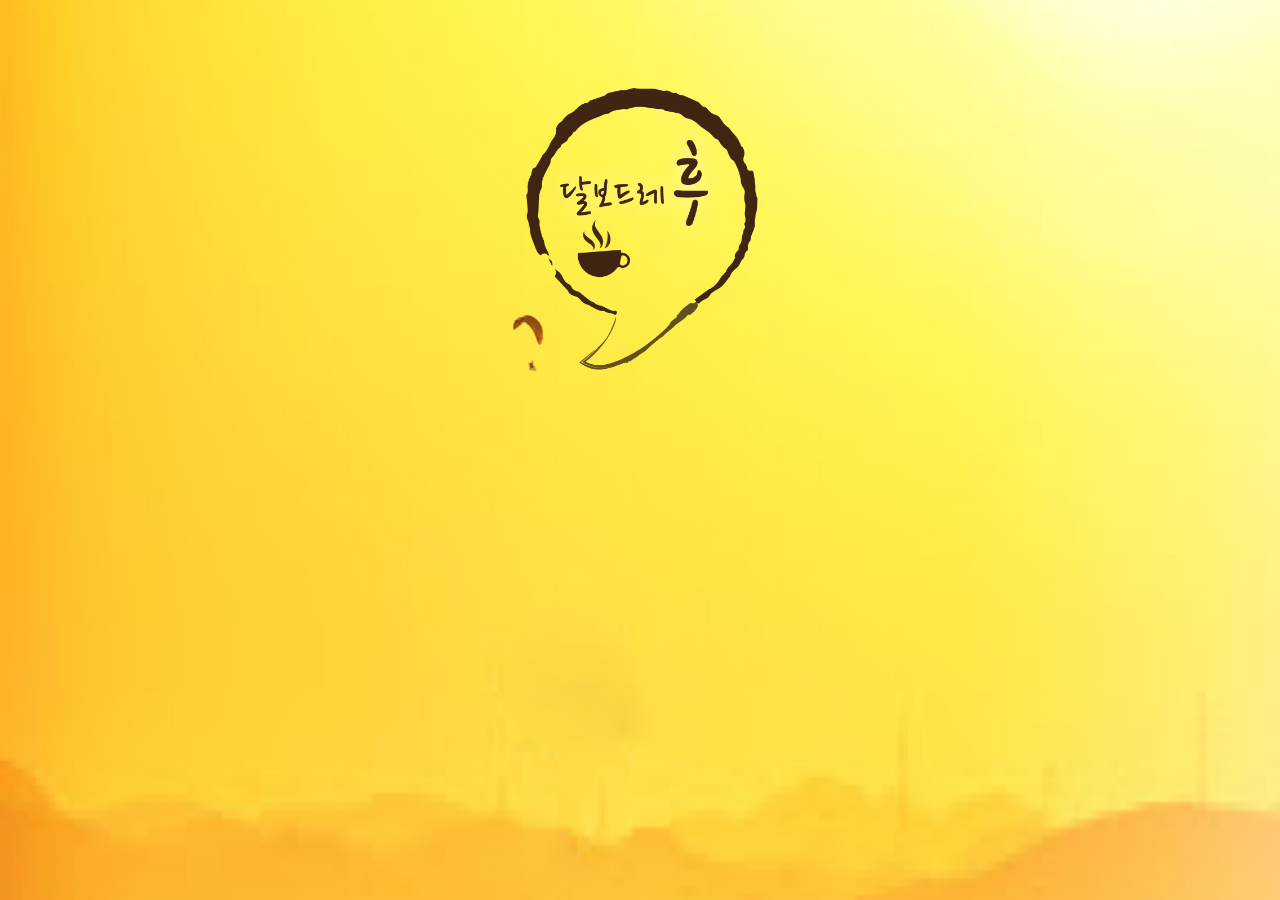
<file: index.html>
<!DOCTYPE html>
<html lang="ko">
<head>
    <meta charset="UTF-8">
    <meta name="viewport" content="width=device-width, initial-scale=1, minimum-scale=1, maximum-scale=1">
    <title>달보드레 후</title>
    <link rel="stylesheet" href="css/reset.css">
    <link rel="stylesheet" href="css/common.css">
    <link rel="stylesheet" href="css/index.css">
    <script src="https://code.jquery.com/jquery-3.5.1.min.js"></script>
    <script src="js/index.js"></script>
</head>
<body>
    <div id="wrap">
        <header>
            <h1>
                <img src="images/01_splash/s_logo.png" alt="스플래쉬로고">
            </h1>
        </header>
        <section>
            <h2 class="hide">스플래쉬</h2>
            <div class="splash">
                <img src="images/01_splash/img01.png" alt="낙하산" class="deco">
                <div class="bg"></div>
            </div>
        </section>
    </div>
</body>
</html>
</file>
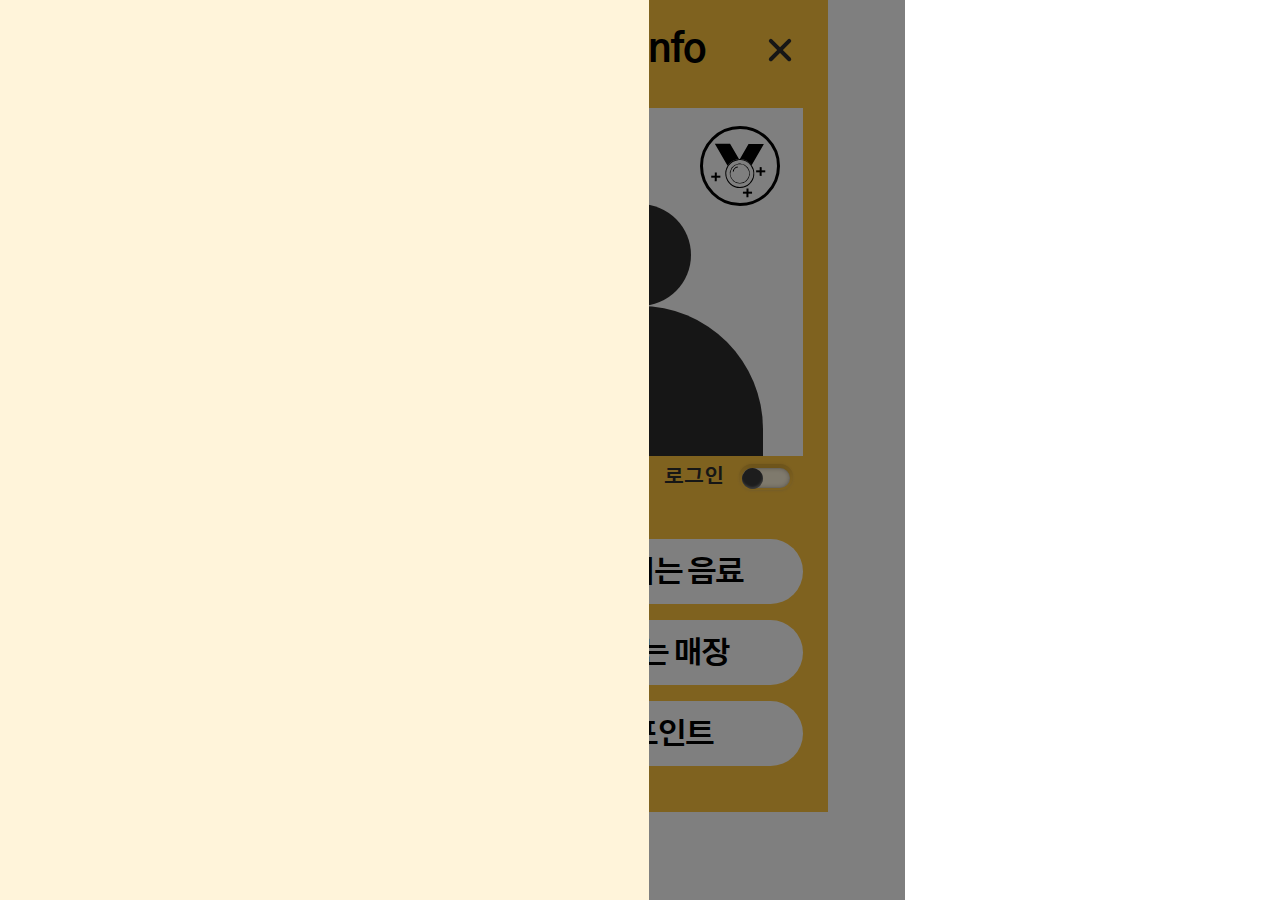
<file: info.html>
<!DOCTYPE html>
<html lang="ko">
<head>
    <meta charset="UTF-8">
    <meta name="viewport" content="width=device-width, initial-scale=1, minimum-scale=1, maximum-scale=1">
    <title>달보드레 후 / 마이페이지</title>
    <link rel="stylesheet" href="css/reset.css">
    <link rel="stylesheet" href="css/common.css">
    <link rel="stylesheet" href="css/info.css">
    <script src="https://code.jquery.com/jquery-3.5.1.min.js"></script>
    <script src="js/info.js"></script>
</head>
<body>
    <div id="wrap">
        <header>
            <h1>My Info</h1>
            <button class="more">
                <img src="images/04_info/icon_more.svg" alt="더보기">
            </button>
            <nav>
                <ul>
                    <li class="tit">
                        <a href="#">MENU
                            <img src="images/04_info/info_logo.png" alt="달보드레후">
                        </a>
                    </li>
                    <li>
                        <a href="info.html"><span>▶</span>마이페이지</a>
                    </li>
                    <li>
                        <a href="order.html"><span>▶</span>오더페이지</a>
                    </li>
                    <li>
                        <a href="menu.html"><span>▶</span>상세메뉴페이지</a>
                    </li>
                </ul>
                <button class="closeBtn1">
                    <img src="images/04_info/icon_close.svg" alt="닫기">
                </button>
            </nav>
            <button class="closeBtn2" onclick="location.href='main.html'">
                <img src="images/04_info/icon_close.svg" alt="닫기">
            </button>
        </header>
        <section>
            <h2 class="hide">본문</h2>
            <div class="profile">
                <img src="images/04_info/icon_person.svg" alt="사람아이콘">
                <img src="images/04_info/icon_vvip.svg" alt="vvip등급">
            </div>
            <h3>Lorem님</h3>
            <div class="login_out">
                <h3>로그인</h3>
                <div class="toggle-wrapper">
                    <div class="toggle normal">
                        <input id="normal" type="checkbox" />
                        <label class="toggle-item" for="normal"></label>
                    </div>
                </div>
            </div>
            <ul>
                <li><a href="#">즐겨 마시는 음료</a></li>
                <li><a href="#">즐겨 찾는 매장</a></li>
                <li><a href="#">적립 포인트</a></li>
            </ul>
        </section>
    </div>
</body>
</html>
</file>
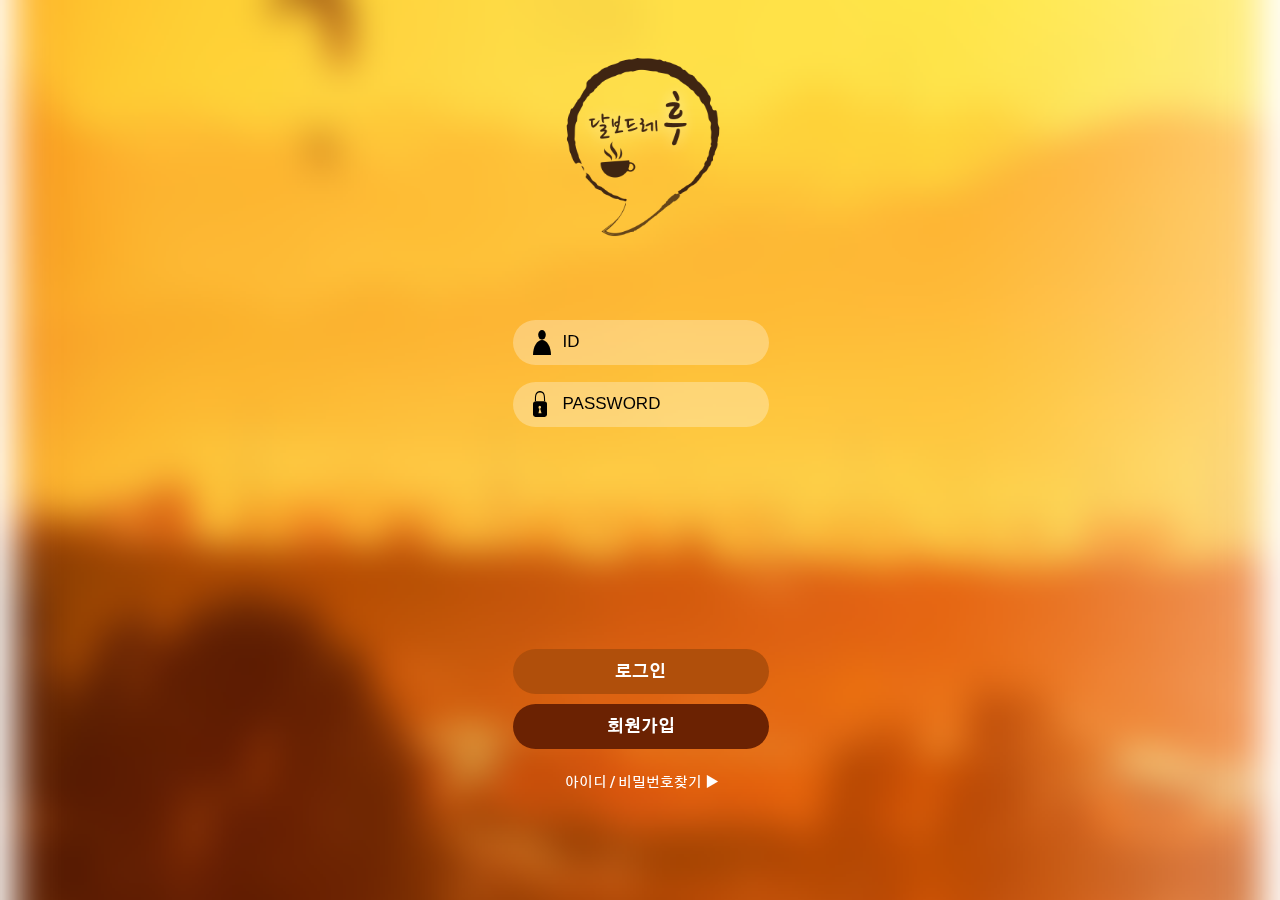
<file: login.html>
<!DOCTYPE html>
<html lang="ko">
<head>
    <meta charset="UTF-8">
    <meta name="viewport" content="width=device-width, initial-scale=1, minimum-scale=1, maximum-scale=1">
    <title>달보드레 후 / 로그인</title>
    <link rel="stylesheet" href="css/reset.css">
    <link rel="stylesheet" href="css/common.css">
    <link rel="stylesheet" href="css/login.css">
    <script src="https://code.jquery.com/jquery-3.5.1.min.js"></script>
</head>
<body>
    <div id="wrap">
        <header>
            <h1>
                <img src="images/02_login/logo.png" alt="로그인로고">
            </h1>
        </header>
        <section>
            <h2 class="hide">로그인</h2>
            <div class="login">
                <div class="bg"></div>
                <form action="#">
                    <label>
                        <input type="text" placeholder="ID">
                        <img src="images/02_login/icon_id.svg" alt="ID">
                    </label>
                    <label>
                        <input type="password" placeholder="PASSWORD">
                        <img src="images/02_login/icon_pw.svg" alt="ID">
                    </label>
                    <button type="button" class="logBtn" onclick="location.href='main.html'">로그인</button>
                    <button type="button" class="joinBtn" onclick="location.href='main.html'">회원가입</button>
                </form>
                <a href="main.html">아이디 / 비밀번호찾기 ▶</a>
            </div>
        </section>
    </div>
</body>
</html>
</file>
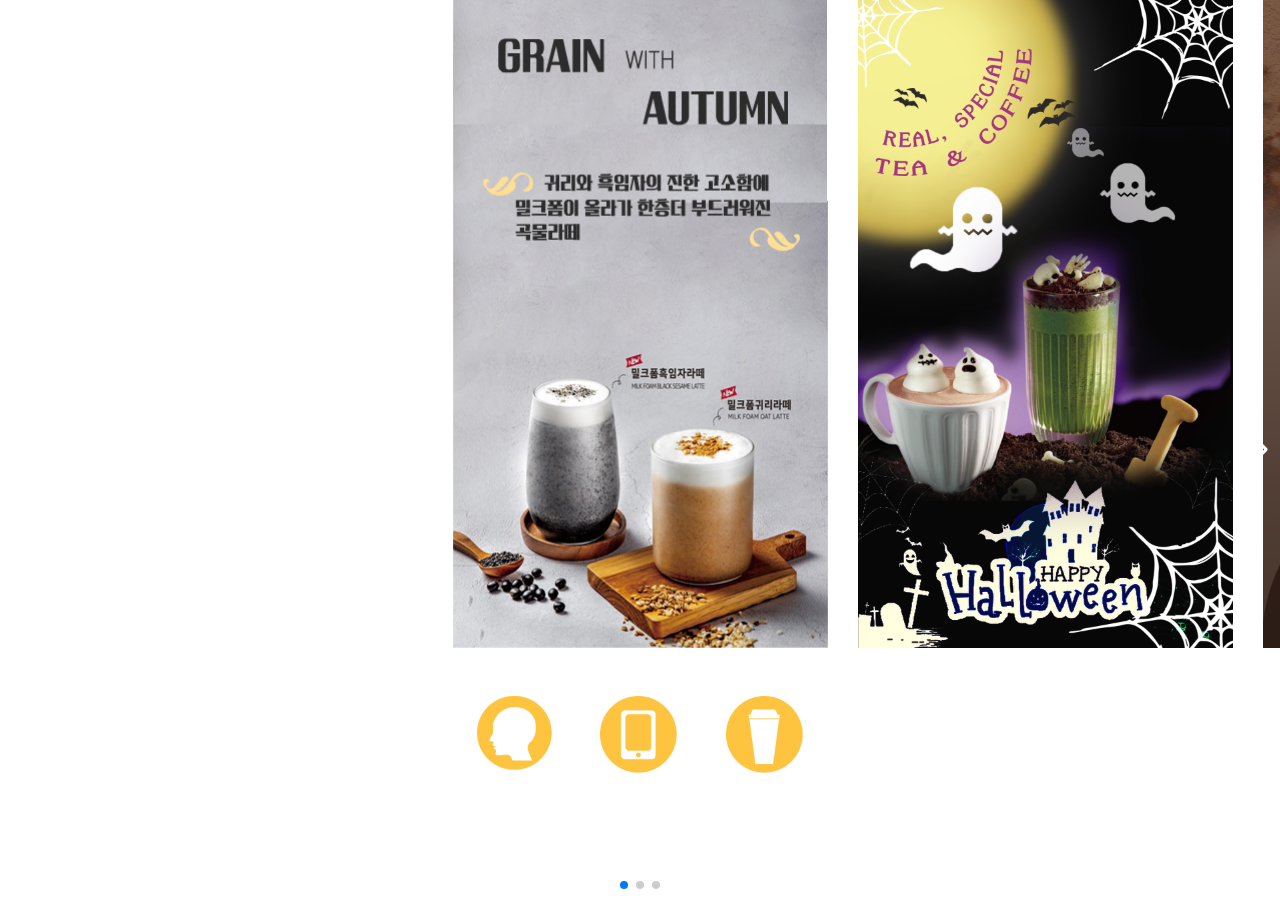
<file: main.html>
<!DOCTYPE html>
<html lang="ko">
<head>
    <meta charset="UTF-8">
    <meta name="viewport" content="width=device-width, initial-scale=1, minimum-scale=1, maximum-scale=1">
    <title>달보드레 후 / 메인</title>
    <link rel="stylesheet" href="css/reset.css">
    <link rel="stylesheet" href="css/common.css">
    <link rel="stylesheet" href="css/main.css">
    <link rel="stylesheet" href="https://unpkg.com/swiper/swiper-bundle.min.css">
    <script src="https://code.jquery.com/jquery-3.5.1.min.js"></script>
</head>
<body>
    <div id="wrap">
        <header>
            <h1 class="hide">메인페이지</h1>
        </header>
        <section>
            <h2 class="hide">본문</h2>
            <div class="swiper-container">
                <div class="swiper-wrapper">
                    <div class="swiper-slide">
                        <img src="images/03_main/slide01.png" alt="slide01">
                    </div>
                    <div class="swiper-slide">
                        <img src="images/03_main/slide02.png" alt="slide02">
                    </div>
                    <div class="swiper-slide">
                        <img src="images/03_main/slide03.png" alt="slide03">
                    </div>
                </div>
                <!-- Add Pagination -->
                <div class="swiper-pagination"></div>
                <!-- Add Arrows -->
                <div class="swiper-button-next"></div>
                <div class="swiper-button-prev"></div>
            </div>
            <script src="https://unpkg.com/swiper/swiper-bundle.min.js"></script>
            <ul class="mainBtn">
                <li>
                    <a href="info.html">
                        <img src="images/03_main/icon_info.png" alt="마이페이지">
                    </a>
                </li>
                <li>
                    <a href="order.html">
                        <img src="images/03_main/icon_order.png" alt="간편오더">
                    </a>
                </li>
                <li>
                    <a href="menu.html">
                        <img src="images/03_main/icon_menu.png" alt="메뉴">
                    </a>
                </li>
            </ul>
        </section>
    </div>
    <script>
		var swiper = new Swiper('.swiper-container', {
      slidesPerView: 1,
      spaceBetween: 30,
      loop: true,
      pagination: {
        el: '.swiper-pagination',
        clickable: true,
      },
      navigation: {
        nextEl: '.swiper-button-next',
        prevEl: '.swiper-button-prev',
      },
    });
	</script>
</body>
</html>
</file>
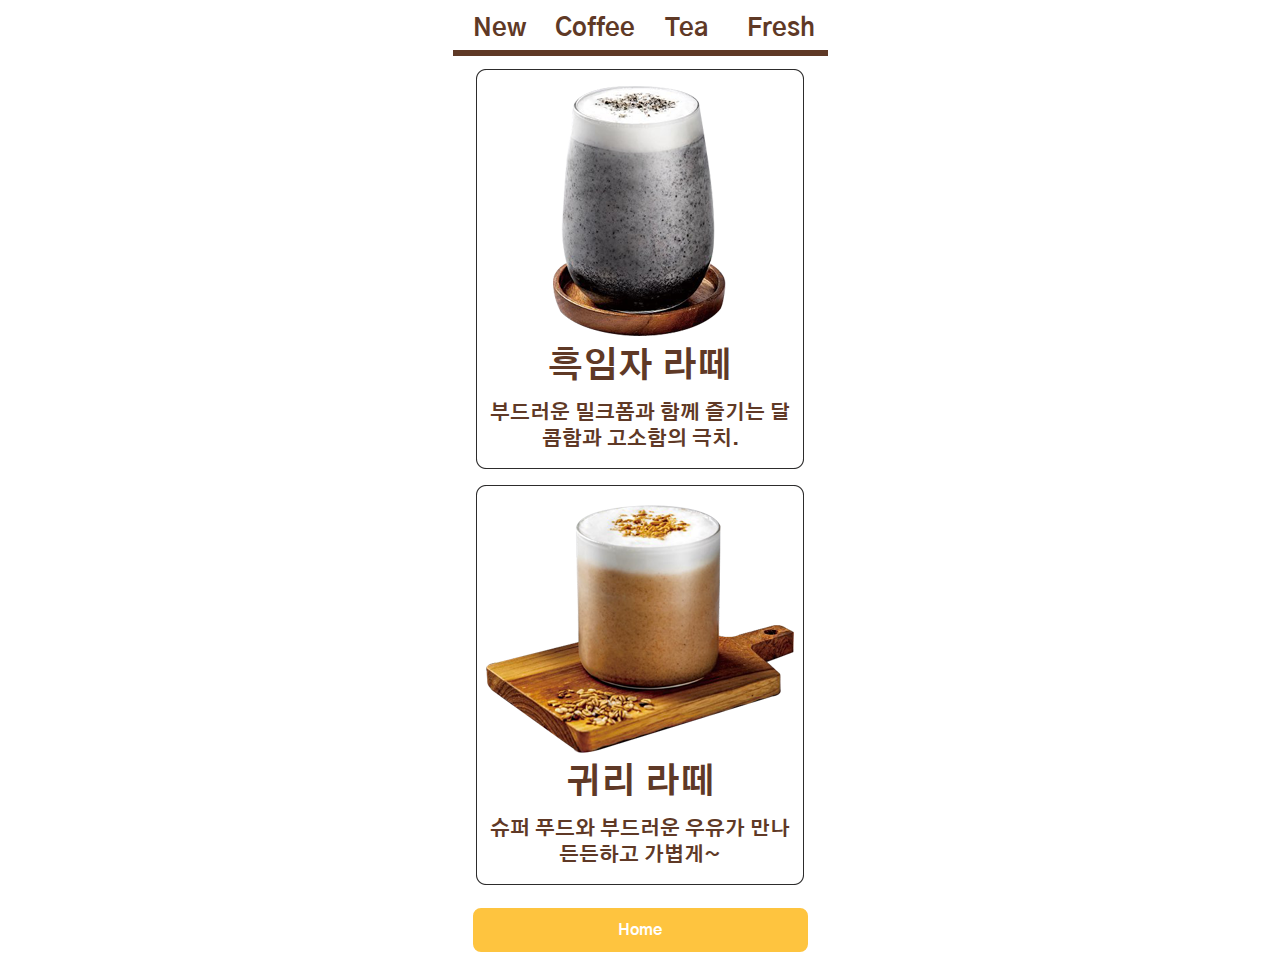
<file: menu.html>
<!DOCTYPE html>
<html lang="ko">
<head>
    <meta charset="UTF-8">
    <meta name="viewport" content="width=device-width, initial-scale=1">
    <title>달보드레후 / 메뉴</title>
    <link rel="stylesheet" href="css/reset.css">
    <link rel="stylesheet" href="css/common.css">
    <link rel="stylesheet" href="css/menu.css">
    <script src="https://code.jquery.com/jquery-3.5.1.min.js"></script>
    <script src="js/menu.js"></script>
</head>
<body>
    <div id="wrap">
        <header>
            <h1 class="hide">달보드레후 / 메뉴</h1>
            <nav>
                <ul>
                    <li><a href="#new">New</a></li>
                    <li><a href="#coffee">Coffee</a></li>
                    <li><a href="#tea">Tea</a></li>
                    <li><a href="#fresh">Fresh</a></li>
                </ul>
            </nav>
        </header>
        <section>
           <h2 class="hide">메뉴</h2>
           <div id="new">
               <ul>
                   <li><a href="#"><img src="images/05_menu/1_new/new01.png" alt="흑임자라떼">
                   <div>
                       <span class="tit">흑임자 라떼</span>
                       <span class="text">부드러운 밀크폼과 함께 즐기는 달콤함과 고소함의 극치.</span>
                   </div>
                   </a></li>
                   <li><a href="#"><img src="images/05_menu/1_new/new02.png" alt="귀리라떼">
                   <div>
                       <span class="tit">귀리 라떼</span>
                       <span class="text">슈퍼 푸드와 부드러운 우유가 만나 든든하고 가볍게~</span>
                   </div>
                   </a></li>
               </ul>
               <a href="main.html">Home</a>
           </div>
           <div id="coffee">
               <ul>
                   <li>
                       <a href="order_detail.html"><img src="images/05_menu/2_coffee/coffee01.png" alt="아메리카노">
                           <div>
                               <span class="tit">아메리카노</span>
                               <span class="text">직접 로스팅해서 구운 견과류의 고소한 향과, 깊고 깔끔한 맛을 동시에 즐길 수 있는 커피.</span>
                           </div>
                       </a>
                   </li>
                   <li>
                       <a href="#"><img src="images/05_menu/2_coffee/coffee02.png" alt="에스프레소">
                           <div>
                               <span class="tit">에스프레소</span>
                               <span class="text">신선한 원두를 정통 이탈리안 방식으로 고압을 이용하여 빠르게 추출해서, 풍부한 크레마와 부드럽게 느껴지는 신맛, 입안 가득 퍼지는 중후한 바디감이 매력적인 커피의 심장.</span>
                           </div>
                       </a>
                   </li>
                   <li>
                       <a href="#"><img src="images/05_menu/2_coffee/coffee03.png" alt="카페라떼">
                           <div>
                               <span class="tit">카페라떼</span>
                               <span class="text">진한 에스프레소에 따뜻한 스팀밀크가 어우러져 풍부한 커피향을 부드럽게 즐길 수 있는 커피음료</span>
                           </div>
                       </a>
                   </li>
                   <li>
                       <a href="#"><img src="images/05_menu/2_coffee/coffee04.png" alt="카푸치노">
                           <div>
                               <span class="tit">카푸치노</span>
                               <span class="text">진한 에스프레소에 실키하고 폭신폭신한 우유 거품이 풍성하게 올려 풍부한 커피향을 부드럽게 즐길 수 있는 커피음료</span>
                           </div>
                       </a>
                   </li>
                   <li>
                       <a href="#"><img src="images/05_menu/2_coffee/coffee05.png" alt="카라멜마끼아또">
                           <div>
                               <span class="tit">카라멜<br>마끼아또</span>
                               <span class="text">진한 에스프레소에 달콤한 카라멜 시럽과 스팀 우유를 넣고, 카라멜 소스를 추가로 얹어 커피의 진한맛과 카라멜의 달콤함을 즐길 수 있는 커피음료</span>
                           </div>
                       </a>
                   </li>
                   <li>
                       <a href="#"><img src="images/05_menu/2_coffee/coffee06.png" alt="카페모카">
                           <div>
                               <span class="tit">카페모카</span>
                               <span class="text">진한 에스프레소에 달콤한 카라멜 시럽과 스팀 우유를 넣고, 카라멜 소스를 추가로 얹어 커피의 진한맛과 카라멜의 달콤함을 즐길 수 있는 커피음료</span>
                           </div>
                       </a>
                   </li>
               </ul>
               <a href="main.html">Home</a>
           </div>
           <div id="tea">
               <ul>
                   <li>
                      <a href="#"><img src="images/05_menu/3_tea/tea01.png" alt="녹차">
                          <div>
                              <span class="tit">녹차</span>
                              <span class="text">1095일의 기다림, 뛰어난 품질의 유기농 찻잎만을 담아 은은한 향과 부드럽고 고소한 감칠맛이 뛰어난 잎녹차</span>
                          </div>
                      </a>
                   </li>
                   <li>
                       <a href="#"><img src="images/05_menu/3_tea/tea02.png" alt="얼그레이">
                           <div>
                               <span class="tit">얼그레이</span>
                               <span class="text">스리랑카 캔디 지방에서 재배된 중후하고 부드러운 홍차에 시칠리아의 상쾌한 감귤, 베르가못향이 조화된 감미로운 홍차</span>
                           </div>
                       </a>
                   </li>
                   <li>
                       <a href="#"><img src="images/05_menu/3_tea/tea03.png" alt="레몬티">
                           <div>
                               <span class="tit">레몬티</span>
                               <span class="text">비타민이 풍부한 양질의 레몬으로 맛을 내어 새콤 달콤한 맛이 특징인 과일차</span>
                           </div>
                       </a>
                   </li>
                   <li>
                       <a href="#"><img src="images/05_menu/3_tea/tea04.png" alt="캐모마일">
                           <div>
                               <span class="tit">캐모마일</span>
                               <span class="text">캐모마일 꽃잎을 그대로 말려 향긋한 꽃향과 풍부한 벌꿀향을 생생하게 즐길 수 있는 황금빛 허브차</span>
                           </div>
                       </a>
                   </li>
                   <li>
                       <a href="#"><img src="images/05_menu/3_tea/tea05.png" alt="히비스커스">
                       <div>
                           <span class="tit">히비스커스</span>
                           <span class="text">히비스커스, 사과, 레몬그라스 등의 풍부한 산미를 즐길 수 있는 진한 붉은 색감이 매력적인 허브차</span>
                       </div>
                       </a>
                   </li>
                   <li>
                       <a href="#"><img src="images/05_menu/3_tea/tea06.png" alt="로즈마리">
                           <div>
                               <span class="tit">로즈마리</span>
                               <span class="text">'바다에 이슬' 이라는 사랑스러운 별명을 가진 로즈마리의 진한 향과 은은한 맛의 반전 매력을 선사하는 허브차</span>
                           </div>
                       </a>
                   </li>
               </ul>
               <a href="main.html">Home</a>
           </div>
           <div id="fresh">
               <ul>
                   <li>
                       <a href="#"><img src="images/05_menu/4_fresh/fresh01.png" alt="망고주스">
                           <div>
                               <span class="tit">망고주스</span>
                               <span class="text">신선한 생 망고를 듬뿍 갈아 넣어 달콤한 과육이 씹히는 과일주스</span>
                           </div>
                       </a>
                   </li>
                   <li>
                       <a href="#"><img src="images/05_menu/4_fresh/fresh02.png" alt="딸기주스">
                           <div>
                               <span class="tit">딸기주스</span>
                               <span class="text">국내산 딸기를 그대로 갈아 넣어 새콤하고 달콤한 딸기 본연의 맛을 느낄 수 있는 영양만점 과일주스</span>
                           </div>
                       </a>
                   </li>
                   <li>
                       <a href="#"><img src="images/05_menu/4_fresh/fresh03.png" alt="오렌지주스">
                           <div>
                               <span class="tit">오렌지주스</span>
                               <span class="text">신선한 생 오렌지를 듬뿍 갈아 넣어 오렌지의 달콤함 맛과 과육이 씹히는 과일주스</span>
                           </div>
                       </a>
                   </li>
                   <li>
                       <a href="#"><img src="images/05_menu/4_fresh/fresh04.png" alt="자몽주스">
                           <div>
                               <span class="tit">자몽주스</span>
                               <span class="text">자몽의 상큼하며 쌉싸름한 맛의 과육이 씹혀서 자몽 본연의 맛을 느낄 수 있는 과일주스</span>
                           </div>
                       </a>
                   </li>
                   <li>
                       <a href="#"><img src="images/05_menu/4_fresh/fresh05.png" alt="키위주스">
                           <div>
                               <span class="tit">키위주스</span>
                               <span class="text">고급 키위를 그대로 갈아 넣어 비타민C가 풍부하고 상큼함이 가득한 과일주스</span>
                           </div>
                       </a>
                   </li>
               </ul>
               <a href="main.html">Home</a>
           </div>
        </section>
        <footer>
            
        </footer>
    </div>
</body>
</html>
</file>
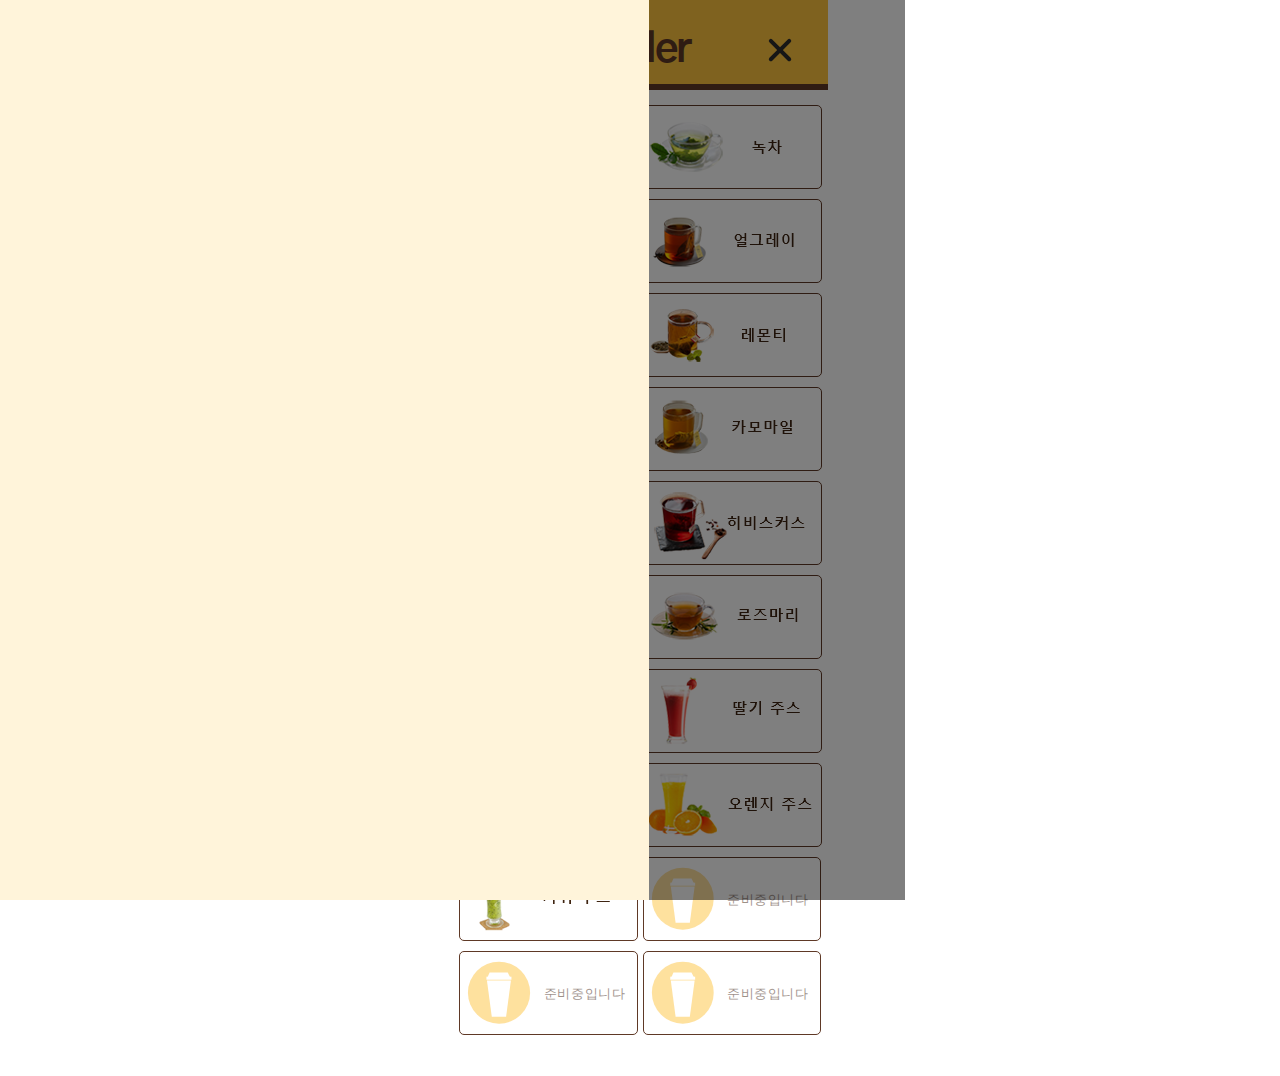
<file: order.html>
<!DOCTYPE html>
<html lang="ko">
<head>
    <meta charset="UTF-8">
    <meta name="viewport" content="width=device-width, initial-scale=1, minimum-scale=1, maximum-scale=1">
    <title>달보드레 후 / 간편오더</title>
    <link rel="stylesheet" href="css/reset.css">
    <link rel="stylesheet" href="css/common.css">
    <link rel="stylesheet" href="css/order.css">
    <script src="https://code.jquery.com/jquery-3.5.1.min.js"></script>
    <script src="js/info.js"></script>
</head>
<body>
    <div id="wrap">
        <header>
            <h1>Order</h1>
            <button class="more">
                <img src="images/04_info/icon_more.svg" alt="더보기">
            </button>
            <nav>
                <ul>
                    <li class="tit">
                        <a href="#">MENU
                            <img src="images/04_info/info_logo.png" alt="달보드레후">
                        </a>
                    </li>
                    <li>
                        <a href="info.html"><span>▶</span>마이페이지</a>
                    </li>
                    <li>
                        <a href="order.html"><span>▶</span>오더페이지</a>
                    </li>
                    <li>
                        <a href="menu.html"><span>▶</span>상세메뉴페이지</a>
                    </li>
                </ul>
                <button class="closeBtn1">
                    <img src="images/04_info/icon_close.svg" alt="닫기">
                </button>
            </nav>
            <button class="closeBtn2" onclick="location.href='main.html'">
                <img src="images/04_info/icon_close.svg" alt="닫기">
            </button>
        </header>
        <section>
            <h2 class="hide">본문</h2>
            <div id="order">
                <ul>
                    <li>
                        <a href="order_detail.html"><img src="images/06_order/order01.png" alt="아메리카노">
                        </a>
                    </li>
                    <li>
                        <a href="#"><img src="images/06_order/order02.png" alt="녹차">
                        </a>
                    </li>
                    <li>
                        <a href="#"><img src="images/06_order/order03.png" alt="에스프레소">
                        </a>
                    </li>
                    <li>
                        <a href="#"><img src="images/06_order/order04.png" alt="얼그레이">
                        </a>
                    </li>
                    <li>
                        <a href="#"><img src="images/06_order/order05.png" alt="카페라떼">
                        </a>
                    </li>
                    <li>
                        <a href="#"><img src="images/06_order/order06.png" alt="레몬티">
                        </a>
                    </li>
                    <li>
                        <a href="#"><img src="images/06_order/order07.png" alt="카푸치노">
                        </a>
                    </li>
                    <li>
                        <a href="#"><img src="images/06_order/order08.png" alt="캐모마일">
                        </a>
                    </li>
                    <li>
                        <a href="#"><img src="images/06_order/order09.png" alt="카라멜마끼아또">
                        </a>
                    </li>
                    <li>
                        <a href="#"><img src="images/06_order/order10.png" alt="히비스커스">
                        </a>
                    </li>
                    <li>
                        <a href="#"><img src="images/06_order/order11.png" alt="카페모카">
                        </a>
                    </li>
                    <li>
                        <a href="#"><img src="images/06_order/order12.png" alt="로즈마리">
                        </a>
                    </li>
                    <li>
                        <a href="#"><img src="images/06_order/order13.png" alt="망고주스">
                        </a>
                    </li>
                    <li>
                        <a href="#"><img src="images/06_order/order14.png" alt="딸기주스">
                        </a>
                    </li>
                    <li>
                        <a href="#"><img src="images/06_order/order15.png" alt="자몽주스">
                        </a>
                    </li>
                    <li>
                        <a href="#"><img src="images/06_order/order16.png" alt="오렌지주스">
                        </a>
                    </li>
                    <li>
                        <a href="#"><img src="images/06_order/order17.png" alt="키위주스">
                        </a>
                    </li>
                    <li>
                        <a href="#"><img src="images/06_order/order18.svg" alt="준비중입니다.">
                        </a>
                    </li>
                    <li>
                        <a href="#"><img src="images/06_order/order18.svg" alt="준비중입니다.">
                        </a>
                    </li>
                    <li>
                        <a href="#"><img src="images/06_order/order18.svg" alt="준비중입니다.">
                        </a>
                    </li>
                </ul>
            </div>
        </section>
    </div>
</body>
</html>
</file>
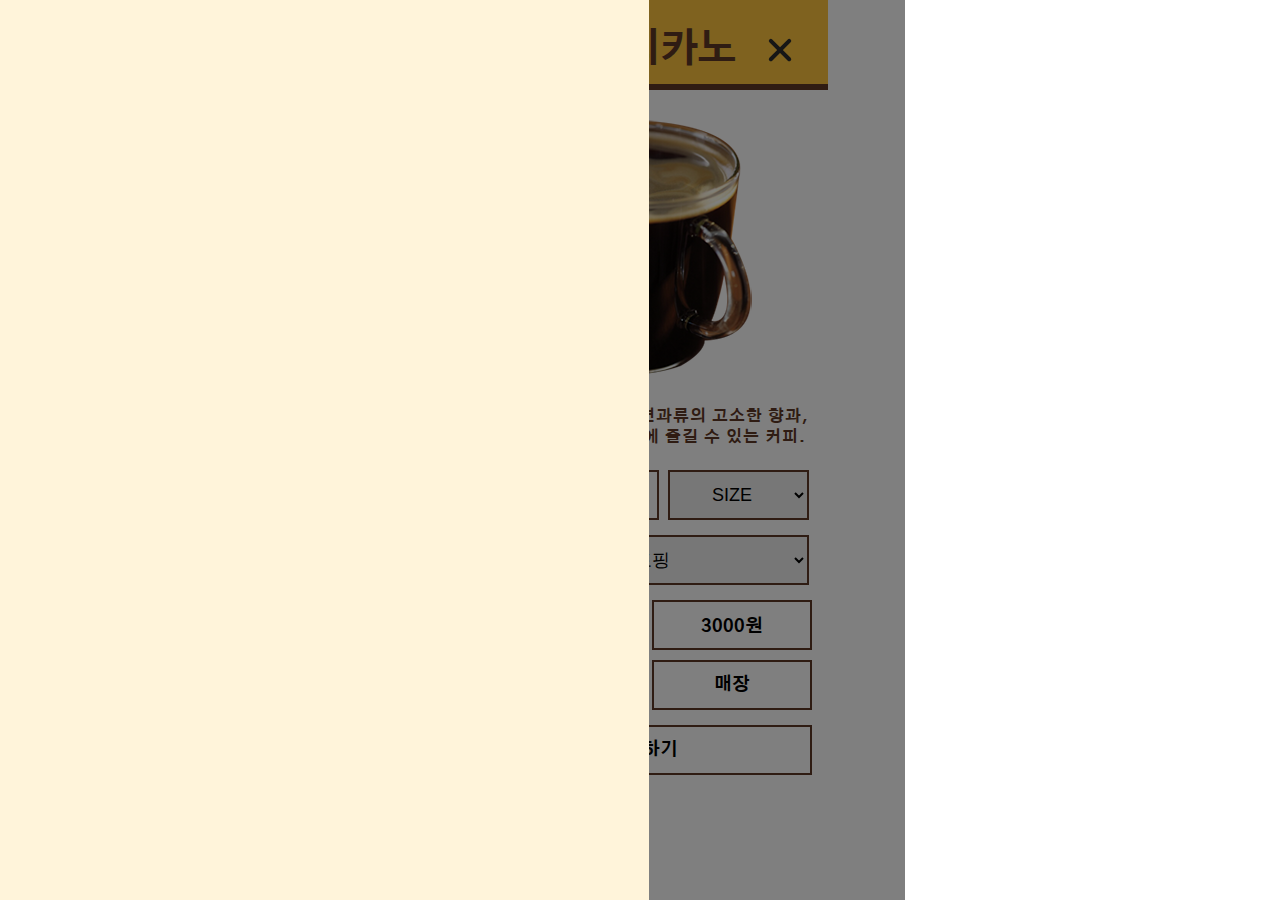
<file: order_detail.html>
<!DOCTYPE html>
<html lang="ko">
<head>
    <meta charset="UTF-8">
    <meta name="viewport" content="width=device-width, initial-scale=1, minimum-scale=1, maximum-scale=1">
    <title>달보드레 후 / 오더상세페이지</title>
    <link rel="stylesheet" href="css/reset.css">
    <link rel="stylesheet" href="css/common.css">
    <link rel="stylesheet" href="css/order_detail.css">
    <script src="https://code.jquery.com/jquery-3.5.1.min.js"></script>
    <script src="js/info.js"></script>
    <script src="js/order_detail.js"></script>
</head>
<body>
    <div id="wrap">
        <header>
            <h1>아메리카노</h1>
            <button class="more">
                <img src="images/04_info/icon_more.svg" alt="더보기">
            </button>
            <nav>
                <ul>
                    <li class="tit">
                        <a href="#">MENU
                            <img src="images/04_info/info_logo.png" alt="달보드레후">
                        </a>
                    </li>
                    <li>
                        <a href="info.html"><span>▶</span>마이페이지</a>
                    </li>
                    <li>
                        <a href="order.html"><span>▶</span>오더페이지</a>
                    </li>
                    <li>
                        <a href="menu.html"><span>▶</span>상세메뉴페이지</a>
                    </li>
                </ul>
                <button class="closeBtn1">
                    <img src="images/04_info/icon_close.svg" alt="닫기">
                </button>
            </nav>
            <button class="closeBtn2" onclick="history.back()">
                <img src="images/04_info/icon_close.svg" alt="닫기">
            </button>
        </header>
        <section>
            <h2 class="hide">본문</h2>
            <div id="orDetail">
                <div class="detail_1">
                    <img src="images/06-2_orDetail/americano.png" alt="아메리카노">
                    <p>직접 로스팅해서 구운 견과류의 고소한 향과, 깊고 깔끔한 맛을 동시에 즐길 수 있는 커피.</p>
                </div>
                <div class="detail_2">
                    <form action="#">
                        <button type="button" class="btn01">HOT</button>
                        <button type="button" class="btn02">ICED</button>
                        <label for="size">
                            <select name="size" id="size">
                                <option value="size" selected>SIZE</option>
                                <option value="Tall">Tall</option>
                                <option value="Grande">Grande</option>
                                <option value="Venti">Venti</option>
                            </select>
                        </label>
                        <label for="topping">
                            <select name="topping" id="topping">
                                <option value="topping" selected>추가토핑</option>
                                <option value="Tall">준비중입니다</option>
                            </select>
                        </label>
                        <div class="count">
                            <label for="amount">
                                <input type="text" value="1" id="amount" class="amount" >
                            </label>
                            <button class="up">▲</button>
                            <button class="down">▼</button>
                        </div>
                        <div class="total">
                            <p class="sum" data-v='3000'>3000원</p>
                        </div>
                        <button type="button" class="btn03">Take Out</button>
                        <button type="button" class="btn04">매장</button>
                        <button type="submit" class="btn05">결제하기</button>
                    </form>
                </div>
            </div> 
        </section>
    </div>
</body>
</html>
</file>
<file: css/common.css>
@import url('https://fonts.googleapis.com/css2?family=Gothic+A1:wght@100;200;300;400;500;600;700&display=swap');

.hide{display: none;}
a{text-decoration: none; color: inherit;}

body{
    font-family: 'Gothic A1', sans-serif;
    color: #000;
}

#wrap{max-width: 375px; width: 375px; margin: auto;}
</file>
<file: css/index.css>
.hide{display: none;}

#wrap{min-width: 375px;}
header{}
header h1{}
header h1 img{
    position: relative; left: 13%; top: 88px;
    animation: ani 6s;
    z-index: 10;
}
@keyframes ani{
    0%{opacity: 0;/* transform: scale(0)*/}
    100%{opacity: 1;/* transform: scale(1)*/}
}
section{
    position: relative; left: 0; top: 0; 
    width: 100%; height: 100%;
}
section .splash{width: 100%; height: 100%;}
section .splash .deco{position: absolute; left: 56px; top: 25px; z-index: 12;}
section .splash .bg{
    position: fixed; left: 0; top: 0;
    width: 100%; height: 100%;
    background-image: url(../images/01_splash/bg.png);
    background-size: cover; background-repeat: no-repeat;
    background-position: left top;
}
</file>
<file: css/info.css>
* {box-sizing: border-box;}
#wrap{
    min-width: 320px; width: 100%; margin: auto;
    background-color: #FEC43F;
}
button{
    border: 0;
    background-color: transparent;
    cursor: pointer;
}
header{width: 100%; height: 100%;}
header h1{
    font-size: 40px; font-weight: 700; 
    letter-spacing: -2px; text-align: center;
    padding-top: 30px;
}
header .more{
    /*position: relative;width: 57px; height: 55px;*/
    position: relative; bottom: 48px; left: 14px;
}
header .more img{
    /*position: absolute; left: 14px; bottom: 6px; width: 57px; height: 55px;*/
}
header nav{
    /*display: none;*/
    position: fixed; left: 0; top: 0;
    width: 100%; height: 100%;
    background-color: rgba(0,0,0,0.5);
    z-index: 10;
}
header nav ul{
    width: 80%; height: 100%;
    background-color: #FFF4DA;
}
header nav ul li{
    width: 100%; height: 47px; 
    padding: 10px 22px;
}
header nav ul li.tit{padding-bottom: 150px;}
header nav ul li.tit a{font-size: 35px;}
header nav ul li a{
    color: #5F3926; font-size: 24px;
    padding: 10px; font-weight: 700;
}
header nav ul li a span{margin-right: 10px; font-size: 15px; vertical-align: middle;}
header nav ul li a img{position: relative; right: 10px; top: 15px;}
header nav .closeBtn1{
    position: relative; left: 240px; bottom: 798px; 
    width: 50px; height: 50;
    background-color: #fff; border-radius: 10px; 
    padding: 5px; z-index: 20;
}
header nav .closeBtn1 img{display: block;}
header .closeBtn2{
    /*position: relative;*/
    position: relative; bottom: 55px; left: 246px;
}
header .closeBtn2 img{
    /*position: absolute; left: 320px; bottom: 193px;*/   
}
section{width: 100%; height: 100%;}
section .profile{
    width: 325px; height: 348px; 
    background-color: #fff; 
    margin: auto; margin-top: -20px;
}
section .profile img{display: block; margin: auto; padding-top: 96px;}
section .profile img:last-of-type{
    padding: 0;
    position: relative; left: 100px; bottom: 330px;
}
section h3{
    font-size: 20px; color: #fff; font-weight: bold;
    margin-top: 11px; margin-left: 30px;
    float: left;
}
section .login_out{}
section .login_out h3{color: #2D2C2C; margin-left: 100px;}


/* button */
input {
  height: 40px;
  left: 0;
  opacity: 0;
  position: absolute;
  top: 0;
  width: 40px;
}
.toggle-wrapper {
  flex: 1 1 calc(100% / 3);
  min-height: 60px;
  display: flex;
  align-items: center;
  justify-content: center;
  overflow: hidden;
  position: relative;
  right: 10px; bottom: 28px;
}

.toggle-wrapper :before, .toggle-wrapper :after {
  content: '';
  position: absolute;
}
.toggle {
  position: relative;
  display: inline-block;
}
label.toggle-item {
  width: 48px;
  background: #2e394d;
  height: 20px;
  display: inline-block;
  border-radius: 50px;
  margin: 40px;
  position: relative;
  transition: all .3s ease;
  transform-origin: 20% center;
  cursor: pointer;
}
label.toggle-item:before {
  display: block;
  transition: all .2s ease;
  width: 2.3em;
  height: 2.3em;
  top: -1px;
  left: -1px;
  border-radius: 2em;
  border: 2px solid #88cf8f;
  transition: .3s ease;
}
.normal label {
  background: #FFF4DA;
  border: 0.5px solid rgba(117, 117, 117, 0.31);
  box-shadow: inset 0px 0px 4px 0px rgba(0, 0, 0, 0.2), 0 -3px 4px rgba(0, 0, 0, 0.15);
}
.normal label:before {
  border: none;
  width: 21px;
  height: 21px;
  box-shadow: inset 0.5px -2px 2px rgba(255, 255, 255, 0.30);
  background: #3b3b3b;
  transform: rotate(-25deg);
}
.normal label:after {
  background: transparent;
  height: calc(100% + 8px);
  border-radius: 30px;
  top: -5px;
  width: calc(100% + 8px);
  left: -4px;
  z-index: 0;
  box-shadow: inset 0px 2px 4px -2px rgba(0, 0, 0, 0.2), 0px 1px 2px 0px rgba(151, 151, 151, 0.2);
}
#normal:checked + label {
  background: #3b3b3b;
}
#normal:checked + label:before {
  left: 26px;
  background: #FFF4DA;
  box-shadow: inset 0.5px -1px 1px rgba(0, 0, 0, 0.40);
}

/* like */
section ul{margin-top: -20px; padding-bottom: 30px;}
section ul li{
    width: 325px; height: 65px;
    margin: auto;
    background-color: #fff;
    text-align: center;
    margin-bottom: 16px;
    border-radius: 40px;
}
section ul li a{
    font-size: 30px; font-weight: bold;
    letter-spacing: -2px;
    line-height: 68px;
    padding: 14px 30px;
}
</file>
<file: css/login.css>
header h1 img, 
section .login form,
section .login a{animation: ani 3s;}

header h1 img{
    position: relative; left: 26%; top: 58px;  
    z-index: 10;
}
@keyframes ani{
    0%{opacity: 0;/* transform: scale(0)*/}
    100%{opacity: 1;/* transform: scale(1)*/}
}
section{
    position: relative; left: 0; top: 0; 
    width: 100%; height: 100%;
}
section .login{width: 100%; height: 100%; position: relative;}
section .login .bg{
    position: fixed; left: 0; top: 0;
    width: 100%; height: 100%;
    background-image: url(../images/02_login/login_bg.png);
    background-size: cover; background-repeat: no-repeat;
    background-position: center center;
}
section .login form{position: absolute; left: 16%; top: 138px; z-index: 20;}
section .login form label{}
section .login form label img{position: relative; right: 240PX; top: 8px;}
section .login form label input{
    width: 256px; height: 45px; 
    border-radius: 30px; border: 0;
    background-color: rgba(255,255,255,0.3);
    padding: 0 50px;
    box-sizing: border-box;
}
section .login form label:nth-child(2) input{margin-top: 17px;}
section .login form label input::placeholder{
    color: #000; font-size: 17px; 
    font-weight: 100;
   /* padding: 0 50px;*/
}
section .login form button{
    float: left;
    width: 256px; height: 45px;
    border-radius: 30px; border: 0;
    color: #fff; font-size: 17px; font-weight: 700;
    font-family: inherit;
    text-align: center;
}
section .login form .logBtn{
    background-color: #B04F0B;
    margin-top: 222px;
}
section .login form .joinBtn{
    background-color: #6B2202;
    margin-top: 10px;
}
section .login a{
    position: absolute; left: 30%; top: 584px; 
    color: #fff; line-height: 2.5;
    display: block; font-size: 14px; font-weight: 500;
    z-index: 20;
}
</file>
<file: css/menu.css>
header{}
header nav{}
header nav ul{
    display: flex; 
    border-bottom: 6px solid #5F3926;
}
header nav ul li{width: 25%;text-align: center; }
header nav ul li a{
    display: block; 
    font-size: 25px; font-weight: bold; color: #5F3926; cursor: pointer; 
    padding: 9px; padding-top: 16px;
}
header nav ul li:hover{background: #FEC43F;}

/* section */
section{/*border: 1px solid red;*/}
section div{text-align: center;}
section div > a{
    width: calc(100% - 40px); box-sizing: border-box;
    padding: 12px; font-size: 16px; font-weight: bold;
    cursor: pointer; /*float: right;*/ display: block;
    margin: 0 20px 20px;
    background-color: #FEC43F; color: #fff;
    border: 2px solid #FEC43F; border-radius: 8px;} 

/* section > new */
#new{/*display: none;*/}
#new ul{}
#new ul li{margin-top: 13px; position: relative;}
#new ul li:last-child{margin-bottom: 20px;}
#new ul li a{}
#new ul li div{position: absolute; left: 0; top: 280px;}
#new ul li div span{
    display: block; 
    color: #5F3926; font-weight: bold;
}
#new ul li div .tit{
    font-size: 35px; margin-bottom: 16px;
}
#new ul li div .text{font-size: 20px; width: 80%; line-height: 1.3; margin: auto;}
#new ul li a img{}

/* section > coffee */
#coffee{display: none;}
#coffee ul{}
#coffee ul li{margin-top: 13px;}
#coffee ul li a{display: flex; justify-content: center;}
#coffee ul li a img{}
#coffee ul li a div{
    width: 234px; text-align: left; 
    margin-left: 8px; margin-top: 10px;
}
#coffee ul li a div span{display: block;}
#coffee ul li a div span.tit{
    text-align: center;
    position: relative; right: 180px; top: 95px;
} 
#coffee ul li:nth-child(5) a div span.tit{position: relative; top: 85px;}
#coffee ul li:last-child{margin-bottom: 20px;}

/* section > tea */
#tea{display: none;}
#tea ul{}
#tea ul li{margin-top: 13px;}
#tea ul li a{display: flex; justify-content: center;}
#tea ul li a img{}
#tea ul li a div{
    width: 234px; text-align: left; 
    margin-left: 8px; margin-top: 10px;
}
#tea ul li a div span{display: block;}
#tea ul li a div span.tit{
    text-align: center;
    position: relative; right: 180px; top: 95px;
} 
#tea ul li:last-child{margin-bottom: 20px;}

/* section > fresh */
#fresh{display: none;}
#fresh ul{}
#fresh ul li{margin-top: 13px;}
#fresh ul li a{display: flex; justify-content: center;}
#fresh ul li a img{}
#fresh ul li a div{
    width: 234px; text-align: left; 
    margin-left: 8px; margin-top: 10px;
}
#fresh ul li a div span{display: block;}
#fresh ul li a div span.tit{
    text-align: center;
    position: relative; right: 180px; top: 95px;
}
#fresh ul li:last-child{margin-bottom: 20px;}
</file>
<file: css/order.css>
* {box-sizing: border-box;}
#wrap{
    min-width: 320px; width: 100%; margin: auto;
    background-color: #FEC43F;
}
button{
    border: 0;
    background-color: transparent;
    cursor: pointer;
}
header{width: 100%; height: 90px; border-bottom: 6px solid #5F3926;}
header h1{
    font-size: 40px; font-weight: 700; 
    letter-spacing: -2px; text-align: center;
    padding-top: 30px; color: #5F3926
}
header .more{
    /*position: relative;width: 57px; height: 55px;*/
    position: relative; bottom: 48px; left: 14px;
}
header .more img{
    /*position: absolute; left: 14px; bottom: 6px; width: 57px; height: 55px;*/
}
header nav{
    /*display: none;*/
    position: fixed; left: 0; top: 0;
    width: 100%; height: 100%;
    background-color: rgba(0,0,0,0.5);
    z-index: 10;
}
header nav ul{
    width: 80%; height: 100%;
    background-color: #FFF4DA;
}
header nav ul li{
    width: 100%; height: 47px; 
    padding: 10px 22px;
}
header nav ul li.tit{padding-bottom: 150px;}
header nav ul li.tit a{font-size: 35px;}
header nav ul li a{
    color: #5F3926; font-size: 24px;
    padding: 10px; font-weight: 700;
}
header nav ul li a span{margin-right: 10px; font-size: 15px; vertical-align: middle;}
header nav ul li a img{position: relative; right: 10px; top: 15px;}
header nav .closeBtn1{
    position: relative; left: 240px; bottom: 798px; 
    width: 50px; height: 50;
    background-color: #fff; border-radius: 10px; 
    padding: 5px; z-index: 20;
}
header nav .closeBtn1 img{display: block;}
header .closeBtn2{
    /*position: relative;*/
    position: relative; bottom: 55px; left: 246px;
}
header .closeBtn2 img{
    /*position: absolute; left: 320px; bottom: 193px;*/   
}
section{background-color: #fff;}
section ul{
    display: flex; flex-wrap: wrap; 
    justify-content: center; 
    align-content: center;
    padding: 10px 6px 36px;
}
section ul li{
    border: 1px solid #5F3926;
    margin: 5px 0; box-sizing: border-box;
    border-radius: 5px;
}
section ul li:nth-child(odd){margin-right: 5px;}
</file>
<file: css/order_detail.css>
* {box-sizing: border-box;}
#wrap{
    min-width: 320px; width: 100%; margin: auto;
    background-color: #FEC43F;
}
button{
    border: 0;
    background-color: transparent;
    cursor: pointer;
}
header{width: 100%; height: 90px; border-bottom: 6px solid #5F3926;}
header h1{
    font-size: 40px; font-weight: 700; 
    letter-spacing: -2px; text-align: center;
    padding-top: 30px; color: #5F3926;
}
header .more{
    /*position: relative;width: 57px; height: 55px;*/
    position: relative; bottom: 48px; left: 14px;
}
header .more img{
    /*position: absolute; left: 14px; bottom: 6px; width: 57px; height: 55px;*/
}
header nav{
    /*display: none;*/
    position: fixed; left: 0; top: 0;
    width: 100%; height: 100%;
    background-color: rgba(0,0,0,0.5);
    z-index: 10;
}
header nav ul{
    width: 80%; height: 100%;
    background-color: #FFF4DA;
}
header nav ul li{
    width: 100%; height: 47px; 
    padding: 10px 22px;
}
header nav ul li.tit{padding-bottom: 150px;}
header nav ul li.tit a{font-size: 35px;}
header nav ul li a{
    color: #5F3926; font-size: 24px;
    padding: 10px; font-weight: 700;
}
header nav ul li a span{margin-right: 10px; font-size: 15px; vertical-align: middle;}
header nav ul li a img{position: relative; right: 10px; top: 15px;}
header nav .closeBtn1{
    position: relative; left: 240px; bottom: 798px; 
    width: 50px; height: 50;
    background-color: #fff; border-radius: 10px; 
    padding: 5px; z-index: 20;
}
header nav .closeBtn1 img{display: block;}
header .closeBtn2{
    /*position: relative;*/
    position: relative; bottom: 55px; left: 246px;
}
header .closeBtn2 img{
    /*position: absolute; left: 320px; bottom: 193px;*/   
}
section{background-color: #fff;}
section #orDetail{
    text-align: center; padding: 30px 16px;
}
#orDetail .detail_1{}
#orDetail .detail_1 img{}
#orDetail .detail_1 p{
    margin-top: 28px;
    font-size: 18; color: #5F3926; font-weight: bold; 
    line-height: 1.3; letter-spacing: 1px;
}

#orDetail .detail_2{
    margin-top: 22px; 
    font-size: 18px; text-align: center; font-weight: bold;
    box-sizing: border-box;
    /*border: 1px solid red;*/
}
#orDetail .detail_2 button{padding: 7px 24px; border: 2px solid #5F3926;}
#orDetail .detail_2 .btn01, 
#orDetail .detail_2 .btn02{
    width: 89px; height: 50px;
    margin-right: 5px;
}
#orDetail .btn01:focus, 
#orDetail .btn01:active, 
#orDetail .btn02:focus,
#orDetail .btn02:active{background-color: #5F3926; color: #fff;}
#orDetail .detail_2 #size{
    width: 141px; height: 50px; 
    border: 2px solid #5F3926; vertical-align: top;
    font-size: 18px; text-align: center;
}
#orDetail .detail_2 #topping{
    margin-top: 15px;
    width: 337px; height: 50px; 
    border: 2px solid #5F3926; vertical-align: top;
    font-size: 18px; text-align: center;
}
#orDetail .detail_2 div.count{overflow: auto; width: 50%; float: left;}
#orDetail .detail_2 div.count #amount{
    height: 50px; width: 160px;
    border: 2px solid #5F3926; vertical-align: top;
    font-size: 18px; /*text-align: center;*/
    float: left; margin-left: 3px; margin-top: 15px;
    padding-left: 20px;
}
#orDetail .detail_2 div.count button{
    display: block; width: 20px; height: 20px;
    position: relative; left: 110px; bottom: 50px;
    border: 0;
}
#orDetail .detail_2 div.total{
    height: 50px; width: 160px; float: right;
    border: 2px solid #5F3926;
    font-size: 18px; text-align: center;
    margin-top: 15px;
}
#orDetail .detail_2 div.total p{line-height: 50px;}
#orDetail .detail_2 .btn03{clear: both; float: left; margin-top: -30px; height: 50px; width: 160px; margin-left: 3px;}
#orDetail .detail_2 .btn04{float: right; height: 50px;  margin-top: -30px; width: 160px; margin-left: 3px;}
#orDetail .detail_2 .btn05{clear: both; width: calc(100% - 3px); height: 50px; margin-top: 15px; margin-left: 3px;}
</file>
<file: css/main.css>
.mainBtn{
    display: flex; justify-content: space-around;
    margin-top: 45px;
}
.mainBtn li{}
.mainBtn li a{}
.mainBtn li a img{}

.swiper-button-next::after,
.swiper-button-prev::after{color: #fff;}

.swiper-container-horizontal>.swiper-pagination-bullets .swiper-pagination-bullet{
    background-color: #fff;
    opacity: 0.8;
    width: 20px; height: 20px;
}
.swiper-container-horizontal>.swiper-pagination-bullets .swiper-pagination-bullet-active{
    background-color: #5F3926;
    opacity: 1;
}
</file>
